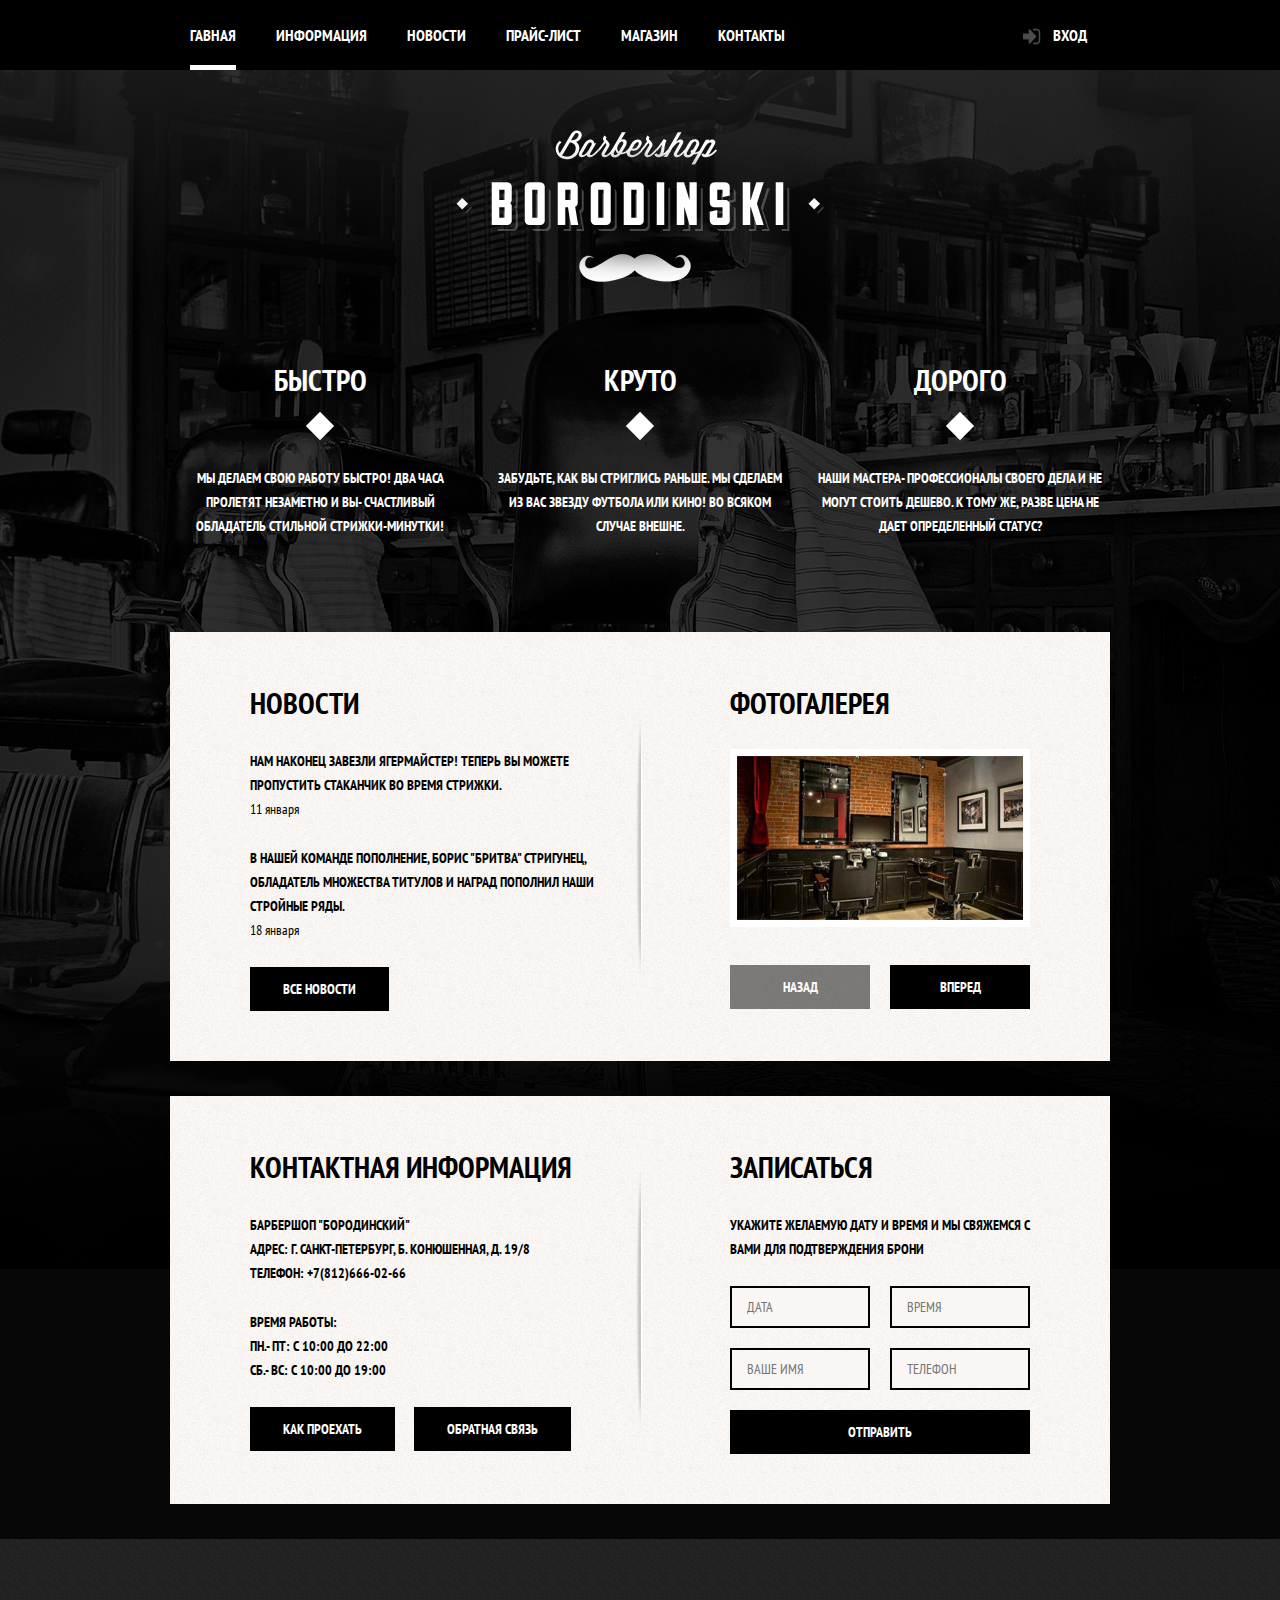
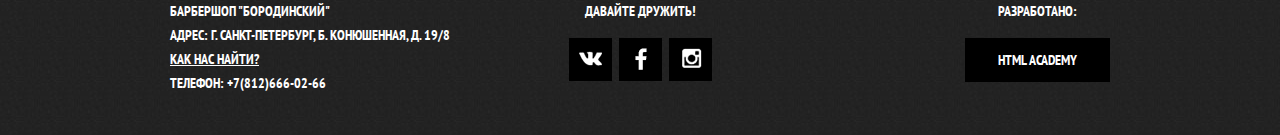
<file: index.html>
<!DOCTYPE html>
<html lang="ru">
    <head>
        <meta charset="utf-8">
        <title>Барбершоп "Бородинский"</title>
        <link rel="stylesheet" href="css/normalize.css">
        <link rel="stylesheet" href="https://fonts.googleapis.com/css?family=PT+Sans+Narrow:400,700&amp;subset=latin,cyrillic">
        <link rel="stylesheet" href="css/style.css">
    </head>
    <body class="main">
    <header class="main-header">
    <div class="container clearfix">
    <nav class="main-navigation">
    <ul>
    <li class="active">
    <span>ГАВНАЯ</span>
    </li>
    <li>
    <a href="#">ИНФОРМАЦИЯ</a>
    </li>
    <li>
    <a href="#">НОВОСТИ</a>
    </li>
    <li>
    <a href="price.html">ПРАЙС-ЛИСТ</a>
    </li>
    <li>
    <a href="shop.html">МАГАЗИН</a>
    </li>
    <li>
    <a href="#">КОНТАКТЫ</a>
    </li>
    </ul>
     </nav>
   <div class="user-block">
   <a class="login" href="#">ВХОД</a>
   </div>
   </div>
   </header>
   <main class="container">
   <div class="index-logo">
       <img src="img/index-logo.png" width="368" height="204" alt="Барбершоп Бородинский">
       </div>
       <section class="features clearfix">
<div class="features-item">
           <b class="features-name">БЫСТРО</b>
           <p>Мы делаем свою работу быстро! Два часа пролетят незаметно и вы- счастливый обладатель стильной стрижки-минутки!</p>
           </div>
<div class="features-item">
           <b class="features-name">КРУТО</b>
           <p>Забудьте, как вы стриглись раньше. Мы сделаем из вас звезду футбола или кино! Во всяком случае внешне. </p>
        </div>
<div class="features-item">
           <b class="features-name">ДОРОГО</b>
           <p>Наши мастера- профессионалы своего дела и не могут стоить дешево. К тому же, разве цена не дает определенный статус?</p>
        </div>
       </section>
<div class="index-content clearfix">
    <div class="index-content-left">
        <h2 class="index-content-title">Новости</h2>
        <ul class="news-preview">
        <li>
            <p>Нам наконец завезли Ягермайстер! Теперь вы можете пропустить стаканчик во время стрижки.</p>
            <time datetime="2016-01-11">11 января</time>
            </li>
            <li>
            <p>В нашей команде пополнение, Борис "Бритва" Стригунец, обладатель множества титулов и наград пополнил наши стройные ряды.</p>
            <time datetime="2016-01-18">18 января</time>
            </li>
        </ul>
        <a class="btn" href="#">Все новости</a>
    </div>
    <div class="index-content-right">
        <h2 class="index-content-title">Фотогалерея</h2>
        <div class="gallery">
        <figure class="gallery-content">
            <img src="img/photo-1.jpg" width="286" height="164" alt="">
            </figure>
            <button class="btn gallery-prev disabled">Назад</button>
            <button class="btn gallery-next">Вперед</button>
        </div>
    </div>
       </div>
<div class="index-content clearfix">
    <div class="index-content-left">
        <h2 class="index-content-title">Контактная информация</h2>
        <p>Барбершоп "Бородинский"<br>
            Адрес: г. Санкт-Петербург, Б. Конюшенная, д. 19/8<br>
            Телефон: +7(812)666-02-66
        </p>
        <p>Время работы:<br>
            пн.- пт: с 10:00 до 22:00<br>
            сб.- вс: с 10:00 до 19:00
        </p>
        <a class="btn js-open-map" href="#">Как проехать</a>
        <a class="btn" href="#">Обратная связь</a>
    </div>
    <div class="index-content-right">
        <h2 class="index-content-title">Записаться</h2>
        <p>Укажите желаемую дату и время и мы свяжемся с вами для подтверждения брони</p>
        <form class="appointment-form" action="https://echo.htmlacademy.ru" method="post">
        <input type="text" name="date" value="" placeholder="Дата">
        <input type="text" name="time" value="" placeholder="Время"> 
        <input type="text" name="name" value="" placeholder="Ваше имя">
        <input type="tel" name="phone" value="" placeholder="Телефон">
            <button class="btn" type="submit">Отправить</button>
        </form> 
    </div>
</div>
 </main>
        <footer class="main-footer">
            <div class="container clearfix">
                <section class="footer-contacts">
                    Барбершоп "Бородинский"<br>
            Адрес: г. Санкт-Петербург, Б. Конюшенная, д. 19/8<br>
                    <a href="#">Как нас найти?</a><br>
            Телефон: +7(812)666-02-66
                </section>
                <section class="footer-social">
                    <p>Давайте дружить!</p>
                    <a class="social-btn social-btn-vk" href="#">ВКонтакте</a>
                    <a class="social-btn social-btn-fb" href="#">Фейсбук</a>
                    <a class="social-btn social-btn-inst" href="#">Инстаграмм</a>
                
                </section>
                <section class="footer-copyright">
                <p>Разработано:</p>
                    <a class="btn" href="https://htmlacademy.ru">HTML Academy</a>
                </section>
            
            </div>
        </footer>
        <div class="modal-content">
            <button class="modal-content-close" type="button" title="закрыть">Закрыть</button>
            <h2 class="modal-content-title">Личный кабинет</h2>
            <p>Введите пожалуйста свой логин и пароль</p>
            <form class="login-form" action="https://echo.htmlacademy.ru" method="post">
            <input class="icon-user" type="text" name="login" placeholder="Логин">
                <input class="icon-password" type="password" name="password" placeholder="Пароль">
                <label class="login-checkbox">
                    <input type="checkbox" name="remember">
                    <span class="checkbox-indicator"></span>
                    Запомните меня
                </label>
                <a class="restore" href="#">Я забыл пароль!</a>
                <button class="btn" type="submit">Войти</button>
            </form>
        </div>
        <div class="modal-content-map">
            <button class="modal-content-close" type="button" title="Закрыть">Закрыть</button>
            <iframe src="https://www.google.com/maps/embed?pb=!1m16!1m12!1m3!1d1998.6068850692152!2d30.320580415747305!3d59.93866508187617!2m3!1f0!2f0!3f0!3m2!1i1024!2i768!4f13.1!2m1!1z0LMuINCh0LDQvdC60YIt0J_QtdGC0LXRgNCx0YPRgNCzLCDQkS4g0JrQvtC90Y7RiNC10L3QvdCw0Y8sINC0LiAxOS84!5e0!3m2!1sru!2sru!4v1496558692127" width="766" height="561" frameborder="0" style="border:0" allowfullscreen></iframe>
            <div id="yandex-map"></div>
        </div>
        <div class="modal-overlay"></div>
        <script src="js/popup.js"> 
        </script>
        
   </body>
   </html>
</file>
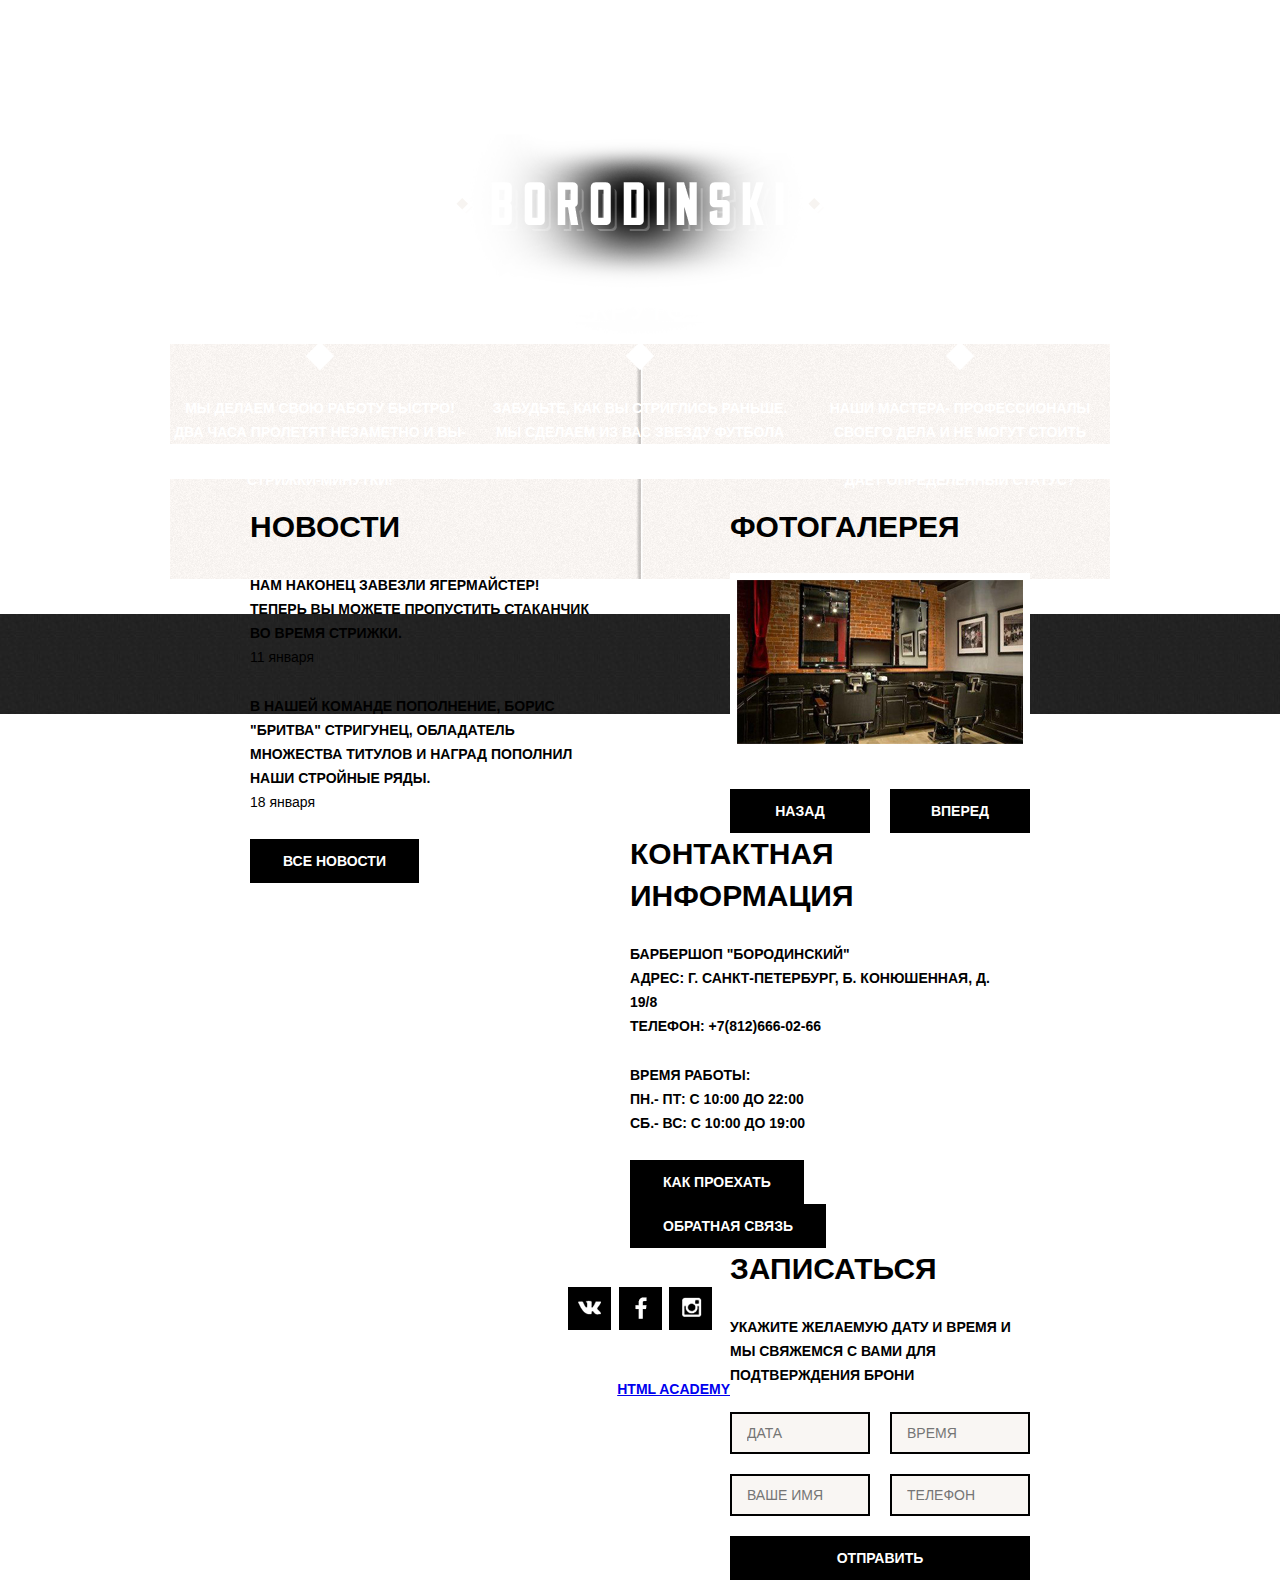
<file: barbershop.html>
<!DOCTYPE html>
<html lang="ru">
    <head>
        <meta charset="utf-8">
        <title>Барбершоп "Бородинский"</title>
        <link rel="stylesheet" href="css/style.css">
    </head>
    <body>
    <header class="main-header">
    <div class="container">
    <nav class="main-navigation">
    <ul>
    <li>
    <a href="#">Информация</a>
    </li>
    <li>
    <a href="#">Новости</a>
    </li>
    <li>
    <a href="#">Прайс-лист</a>
    </li>
    <li>
    <a href="#">Магазин</a>
    </li>
    <li>
    <a href="#">Контакты</a>
    </li>
    </ul>
     </nav>
   <div class="user-block">
   <a class="login" href="#">Вход</a>
   </div>
   </div>
   </header>
   <main class="container">
   <div class="index-logo">
       <img src="img/index-logo.png" width="368" height="204" alt="Барбершоп Бородинский">
       </div>
       <section class="features">
<div class="features-item">
           <b class="features-name">Быстро</b>
           <p>Мы делаем свою работу быстро! Два часа пролетят незаметно и вы- счастливый обладатель стильной стрижки-минутки!</p>
           </div>
<div class="features-item">
           <b class="features-name">Круто</b>
           <p>Забудьте, как вы стриглись раньше. Мы сделаем из вас звезду футбола или кино! Во всяком случае внешне. </p>
        </div>
<div class="features-item">
           <b class="features-name">Дорого</b>
           <p>Наши мастера- профессионалы своего дела и не могут стоить дешево. К тому же, разве цена не дает определенный статус?</p>
        </div>
       </section>
<div class="index-content">
    <div class="index-content-left">
        <h2 class="index-content-title">Новости</h2>
        <ul class="news-preview">
        <li>
            <p>Нам наконец завезли Ягермайстер! Теперь вы можете пропустить стаканчик во время стрижки.</p>
            <time datetime="2016-01-11">11 января</time>
            </li>
            <li>
            <p>В нашей команде пополнение, Борис "Бритва" Стригунец, обладатель множества титулов и наград пополнил наши стройные ряды.</p>
            <time datetime="2016-01-18">18 января</time>
            </li>
        </ul>
        <a class="btn" href="#">Все новости</a>
    </div>
    <div class="index-content-right">
        <h2 class="index-content-title">Фотогалерея</h2>
        <div class="gallery">
        <figure class="gallery-content">
            <img src="img/photo-1.jpg" width="286" height="164" alt="">
            </figure>
            <button class="btn gallery-prev">Назад</button>
            <button class="btn gallery-next">Вперед</button>
        </div>
    </div>
       </div>
<div class="index-content">
    <div class="index-content-left">
        <h2 class="index-content-title">Контактная информация</h2>
        <p>Барбершоп "Бородинский"<br>
            Адрес: г. Санкт-Петербург, Б. Конюшенная, д. 19/8<br>
            Телефон: +7(812)666-02-66
        </p>
        <p>Время работы:<br>
            пн.- пт: с 10:00 до 22:00<br>
            сб.- вс: с 10:00 до 19:00
        </p>
        <a class="btn" href="#">Как проехать</a>
        <a class="btn" href="#">Обратная связь</a>
    </div>
    <div class="index-content-right">
        <h2 class="index-content-title">Записаться</h2>
        <p>Укажите желаемую дату и время и мы свяжемся с вами для подтверждения брони</p>
        <form class="appointment-form" action="https://echo.htmlacademy.ru" method="post">
        <input type="text" name="date" value=""placeholder="Дата">
        <input type="text" name="time" value=""placeholder="Время"> 
        <input type="text" name="name" value=""placeholder="Ваше имя">
        <input type="tel" name="phone" value=""placeholder="Телефон">
            <button class="btn" type="submit">Отправить</button>
        </form> 
    </div>
</div>
 </main>
        <footer class="main-footer">
            <div class="container">
                <section class="footer-contacts">
                    Барбершоп "Бородинский"<br>
            Адрес: г. Санкт-Петербург, Б. Конюшенная, д. 19/8<br>
                    <a href="#">Как нас найти?</a><br>
            Телефон: +7(812)666-02-66
                </section>
                <section class="footer-social">
                    <p>Давайте дружить!</p>
                    <a class="social-btn social-btn-vk" href="#">ВКонтакте</a>
                    <a class="social-btn social-btn-fb" href="#">Фейсбук</a>
                    <a class="social-btn social-btn-inst" href="#">Инстаграмм</a>
                
                </section>
                <section class="footer-copyright">
                <p>Разработано:</p>
                    <a class+"btn" href="https://htmlacademy.ru">HTML Academy</a>
                </section>
            
            </div>
        </footer>
   </body>
   </html>
</file>
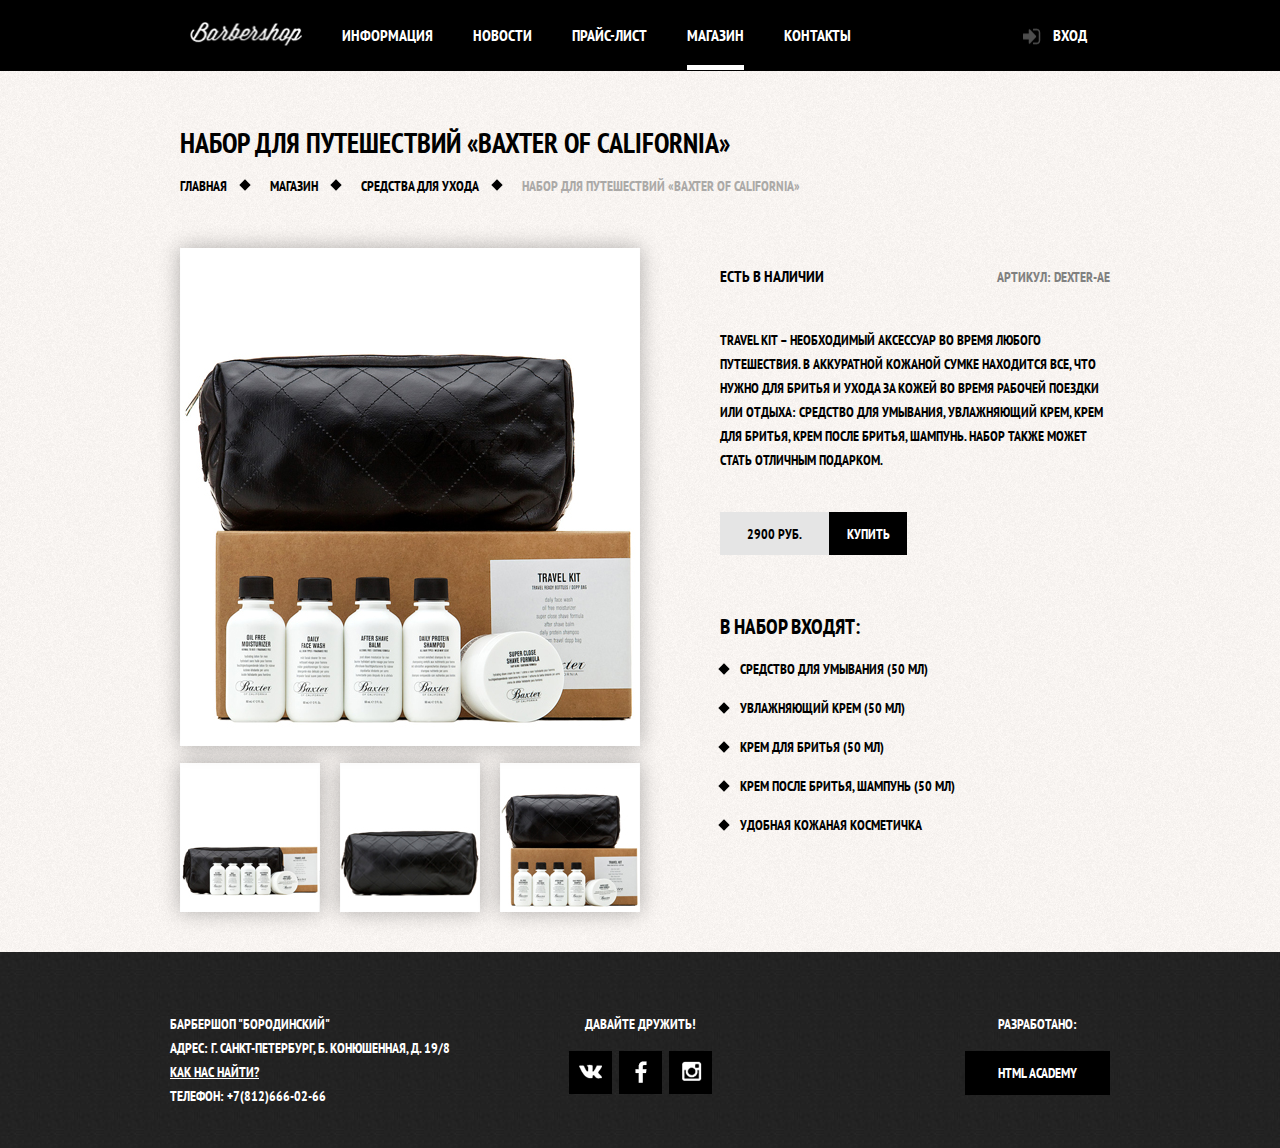
<file: item.html>
<!DOCTYPE html>
<html lang="ru">
    <head>
        <meta charset="utf-8">
        <title>Набор для путешествий</title>
        <link rel="stylesheet" href="css/normalize.css">
        <link rel="stylesheet" href="https://fonts.googleapis.com/css?family=PT+Sans+Narrow:400,700&amp;subset=latin,cyrillic">
        <link rel="stylesheet" href="css/style.css">
    </head>
    <body class="inner-page">
    <header class="main-header">
    <div class="container clearfix">
    <nav class="main-navigation">
        <a class="inner-logo" href="index.html"><img src="img/logo.png" width="112" height="24" alt=""></a>
    <ul>
    <li>
    <a href="#">Информация</a>
    </li>
    <li>
    <a href="#">Новости</a>
    </li>
    <li>
    <a href="price.html">Прайс-лист</a>
    </li>
    <li class="active">
    <a href="shop.html">Магазин</a>
    </li>
    <li>
    <a href="#">Контакты</a>
    </li>
    </ul>
     </nav>
   <div class="user-block">
   <a class="login" href="#">Вход</a>
   </div>
   </div>
   </header>

        
   <main class="container clearfix">
       <div class="container header clearfix">
           <h1>Набор для путешествий «Baxter of California»</h1>
<ul class="breadcrumbs">
    <li><a class="crumbs" href="index.html">Главная</a></li>
    <li><a class="crumbs" href="shop.html">Магазин</a></li>
    <li><a class="crumbs" href="#">Средства для ухода</a></li>
    <li class="current">Набор для путешествий «Baxter of California»</li>
       </ul>
        </div>
       
       <div class="item-content clearfix">
           
           <div class="item-content-right"><span class="article" >Артикул: dexter-ae</span>
               <h3>Есть в наличии</h3>
               
           
           
       <div class="description">Travel Kit – необходимый аксессуар во время любого путешествия. В аккуратной кожаной сумке находится все, что нужно для бритья и ухода за кожей во время рабочей поездки или отдыха: средство для умывания, увлажняющий крем, крем для бритья, крем после бритья, шампунь. Набор также может стать отличным подарком.</div>
             <div class="buy">
                 <ul>
           <li class="price">2900 руб.</li>
                 <li><a class="btn" href="#">купить</a></li>
                 </ul>
       </div>
      
           <div>
           <h2>В набор входят:</h2>
           <ul class="custom-list-1">
       <li>Средство для умывания (50 мл)</li>
<li>Увлажняющий крем (50 мл)</li>
<li>Крем для бритья (50 мл)</li>
<li>Крем после бритья, шампунь (50 мл)</li>
<li>Удобная кожаная косметичка</li>
               </ul>
     </div>
</div>
        <div class="item-content-left">
            
            <img class="main-pict" src="img/kit-1.jpg" width="460" height="498" alt="">
            
            <ul class="mini-pict">
            <li class="mini"><img src="img/kit-2.jpg" width="140" height="150" alt="">
                </li>
            <li class="mini"><img src="img/kit-3.jpg" width="140" height="150" alt="">
                </li>
            <li class="mini"><img src="img/kit-4.jpg" width="140" height="150" alt="">
                </li></ul>
        </div>
       </div>
 </main>     
        <footer class="main-footer clearfix">
            <div class="container clearfix">
                <section class="footer-contacts">
                    Барбершоп "Бородинский"<br>
            Адрес: г. Санкт-Петербург, Б. Конюшенная, д. 19/8<br>
                    <a href="#">Как нас найти?</a><br>
            Телефон: +7(812)666-02-66
                </section>
                <section class="footer-social">
                    <p>Давайте дружить!</p>
                    <a class="social-btn social-btn-vk" href="#">ВКонтакте</a>
                    <a class="social-btn social-btn-fb" href="#">Фейсбук</a>
                    <a class="social-btn social-btn-inst" href="#">Инстаграмм</a>
                
                </section>
                <section class="footer-copyright">
                <p>Разработано:</p>
                    <a class="btn" href="https://htmlacademy.ru">HTML Academy</a>
                </section>
            
            </div>
        </footer>
        <div class="modal-content">
            <button class="modal-content-close" type="button" title="закрыть">Закрыть</button>
            <h2 class="modal-content-title">Личный кабинет</h2>
            <p>Введите пожалуйста свой логин и пароль</p>
            <form class="login-form" action="https://echo.htmlacademy.ru" method="post">
            <input class="icon-user" type="text" name="login" placeholder="Логин">
                <input class="icon-password" type="password" name="password" placeholder="Пароль">
                <label class="login-checkbox">
                    <input type="checkbox" name="remember">
                    <span class="checkbox-indicator"></span>
                    Запомните меня
                </label>
                <a class="restore" href="#">Я забыл пароль!</a>
                <button class="btn" type="submit">Войти</button>
            </form>
        </div>
        <script src="js/popup.js"> 
        </script>
   </body>
   </html>
</file>
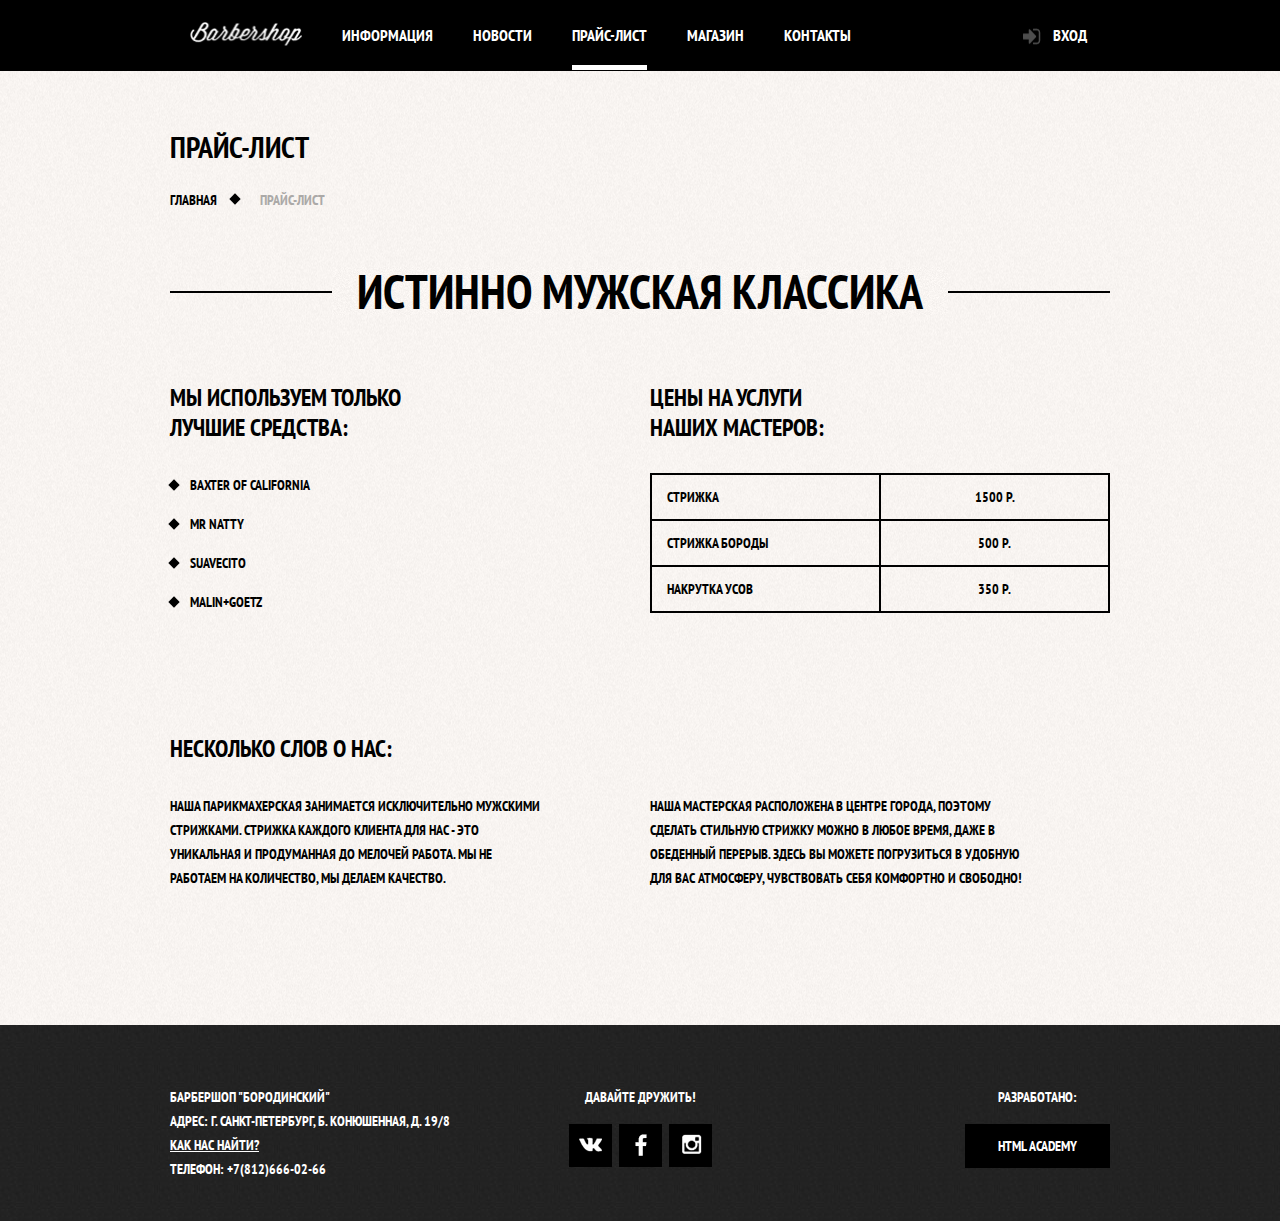
<file: price.html>
<!DOCTYPE html>
<html lang="ru">
    <head>
        <meta charset="utf-8">
        <title>Прайс-лист</title>
        <link rel="stylesheet" href="css/normalize.css">
        <link rel="stylesheet" href="https://fonts.googleapis.com/css?family=PT+Sans+Narrow:400,700&amp;subset=latin,cyrillic">
        <link rel="stylesheet" href="css/style.css">
    </head>
    <body class="inner-page">
    <header class="main-header">
    <div class="container clearfix">
    <nav class="main-navigation clearfix">
        <a class="inner-logo" href="index.html"><img src="img/logo.png" width="112" height="24" alt=""></a>
    <ul>  
    <li>
    <a href="#">Информация</a>
    </li>
    <li>
    <a href="#">Новости</a>
    </li>
    <li class="active">
    <span>Прайс-лист</span>
    </li>
    <li>
    <a href="shop.html">Магазин</a>
    </li>
    <li>
    <a href="#">Контакты</a>
    </li>
    </ul>
     </nav>
   <div class="user-block">
   <a class="login" href="#">Вход</a>
   </div>
   </div>
   </header>
            
   <main class="container clearfix">
       <div class="inner-page-title">
           <h1>прайс-лист</h1>
<ul class="breadcrumbs">
    <li><a href="index.html">Главная</a></li>
    <li class="current">прайс-лист</li>
       </ul>
       </div>
       <div class="inner-content">
       <div class="big-heading">
       <h2>ИСТИННО МУЖСКАЯ КЛАССИКА</h2>
       </div>
       
       <div class="inner-columns clearfix">
           
       <div class="inner-column-left">
       <h2>МЫ ИСПОЛЬЗУЕМ ТОЛЬКО<br>ЛУЧШИЕ СРЕДСТВА:</h2>
           <ul class="custom-list-1">
           <li>Baxter of California</li>
           <li>Mr Natty</li>
           <li>Suavecito</li>
           <li>Malin+Goetz</li></ul>
       </div>
       
       <div class="inner-column-right">
           <h2>ЦЕНЫ НА УСЛУГИ<br>НАШИХ МАСТЕРОВ:</h2>
       <table class="prices-table">
           <tr>
           <td>СТРИЖКА</td>
               <td>1500 Р.</td>
           </tr>
           <tr>
           <td>СТРИЖКА БОРОДЫ</td>
               <td>500 Р.</td>
           </tr>
           <tr>
           <td>НАКРУТКА УСОВ</td>
               <td>350 Р.</td>
           </tr>
           </table>
       </div>
           </div>
            <div class="inner-columns clearfix">
       <h2>НЕСКОЛЬКО СЛОВ О НАС:</h2>
           
           <div class="inner-column-left">
           <p class="short-text">Наша парикмахерская занимается исключительно мужскими стрижками. Стрижка каждого клиента для нас - это уникальная и продуманная до мелочей работа. Мы не работаем на количество, мы делаем качество.
           </p></div>
           <div class="inner-column-right">
           <p class="short-text">Наша мастерская расположена в центре города, поэтому сделать стильную стрижку можно в любое время, даже в обеденный перерыв. Здесь вы можете погрузиться в удобную для вас атмосферу, чувствовать себя комфортно и свободно!</p>
           </div>
           </div>
           </div>
 </main>
        
        <footer class="main-footer">
            <div class="container clearfix">
                <section class="footer-contacts">
                    Барбершоп "Бородинский"<br>
            Адрес: г. Санкт-Петербург, Б. Конюшенная, д. 19/8<br>
                    <a href="#">Как нас найти?</a><br>
            Телефон: +7(812)666-02-66
                </section>
                <section class="footer-social">
                    <p>Давайте дружить!</p>
                    <a class="social-btn social-btn-vk" href="#">ВКонтакте</a>
                    <a class="social-btn social-btn-fb" href="#">Фейсбук</a>
                    <a class="social-btn social-btn-inst" href="#">Инстаграмм</a>
                
                </section>
                <section class="footer-copyright">
                <p>Разработано:</p>
                    <a class="btn" href="https://htmlacademy.ru">HTML Academy</a>
                </section>
            
            </div>
        </footer>
        <div class="modal-content">
            <button class="modal-content-close" type="button" title="закрыть">Закрыть</button>
            <h2 class="modal-content-title">Личный кабинет</h2>
            <p>Введите пожалуйста свой логин и пароль</p>
            <form class="login-form" action="https://echo.htmlacademy.ru" method="post">
            <input class="icon-user" type="text" name="login" placeholder="Логин">
                <input class="icon-password" type="password" name="password" placeholder="Пароль">
                <label class="login-checkbox">
                    <input type="checkbox" name="remember">
                    <span class="checkbox-indicator"></span>
                    Запомните меня
                </label>
                <a class="restore" href="#">Я забыл пароль!</a>
                <button class="btn" type="submit">Войти</button>
            </form>
        </div>
        <script src="js/popup.js"> 
        </script>
   </body>
   </html>
</file>
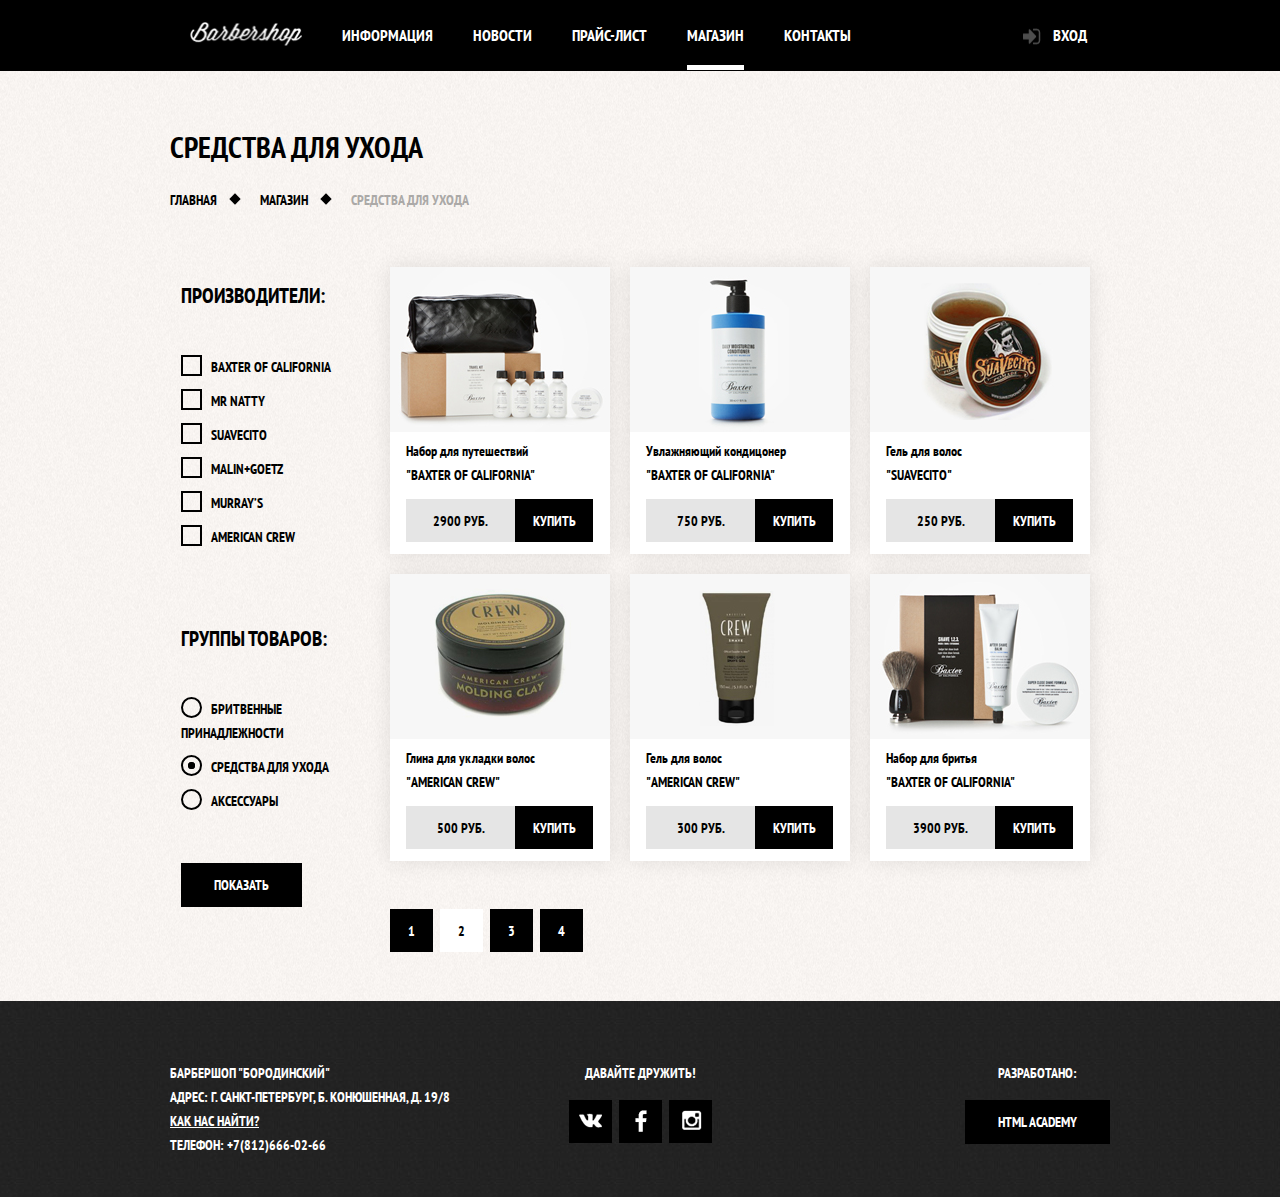
<file: shop.html>
<!DOCTYPE html>
<html lang="ru">
    <head>
        <meta charset="utf-8">
        <title>Магазин</title>
        <link rel="stylesheet" href="css/normalize.css">
        <link rel="stylesheet" href="https://fonts.googleapis.com/css?family=PT+Sans+Narrow:400,700&amp;subset=latin,cyrillic">
        <link rel="stylesheet" href="css/style.css">
    </head>
    <body class="inner-page">
    <header class="main-header">
    <div class="container clearfix">
    <nav class="main-navigation">  
        <a class="inner-logo" href="index.html"><img src="img/logo.png" width="112" height="24" alt=""></a>
    <ul>
    <li>
    <a href="#">Информация</a>
    </li>
    <li>
    <a href="#">Новости</a>
    </li>
    <li>
    <a href="price.html">Прайс-лист</a>
    </li>
    <li class="active">
    <span>Магазин</span>
    </li>
    <li>
    <a href="#">Контакты</a>
    </li>
    </ul>
     </nav>
   <div class="user-block">
   <a class="login" href="#">Вход</a>
   </div>
   </div>
   </header>
        
   <main class="container clearfix">
       <div class="inner-page-title">
           <h1 class="header">Средства для ухода</h1>
<ul class="breadcrumbs">
    <li><a href="index.html">Главная</a></li>
    <li><a class="shop.html"> Магазин</a></li>
    <li class="current">Средства для ухода</li>
       </ul>
       </div>
       
     <div class="shop-content">
         
       <form class="shop-content-left">
           <fieldset><legend><h2 class="legend">Производители:</h2></legend>
               <ul>
           <li><label class="brands">
            <input type="checkbox"><span class="checkbox-indicator"></span>Baxter of California</label></li>
        <li> <label class="brands">
            <input type="checkbox"><span class="checkbox-indicator"></span>Mr Natty</label></li>  
         <li>  <label class="brands">
            <input type="checkbox"><span class="checkbox-indicator"></span>Suavecito</label></li>
          <li> <label class="brands">
            <input type="checkbox"><span class="checkbox-indicator"></span>Malin+Goetz</label></li>
          <li> <label class="brands">
            <input type="checkbox"><span class="checkbox-indicator"></span>Murray’s</label></li>
         <li>  <label class="brands">
            <input type="checkbox"><span class="checkbox-indicator"></span>American Crew</label></li>
                   </ul>
           </fieldset>
        
           <fieldset><legend><h2 class="legend">Группы товаров:</h2></legend>
               <ul>
           <li><label class="category">
            <input type="radio" name="groups" value="a">                    <span class="radio-indicator"></span>
Бритвенные принадлежности</label></li>
          <li> <label class="category">
            <input type="radio" name="groups" value="b" checked><span class="radio-indicator"></span>Средства для ухода</label></li>
          <li> <label class="category">
            <input type="radio" name="groups" value="c"><span class="radio-indicator"></span>Аксессуары</label></li>
               </ul>
           <button class="btn">Показать</button>
       </fieldset>
       </form>
       </div>

       <div class="shop-content-right-column">
       
           
       <div class="shop-content-right">
       <div class="product"><img src="img/set.jpg" width="220" height="165" alt="">
    <div class="title">
        <a href="item.html"> <span class="category">Набор для путешествий<br>
        <span class="upper">"Baxter of California"</span></span></a>
     </div>
    <div class="buy">
        <ul>
           <li class="price">2900 руб.</li>
           <li> <a class="btn" href="#">купить</a></li>
            </ul>
     </div> 
          </div>
           
           
           <div class="product"><img src="img/clay.jpg" width="220" height="165" alt="">
               <div class="title">
        <a href="#"><span class="category">Глина для укладки волос<br>
            <span class="upper">"American Crew"</span></span></a>
     </div>
           
    <div class="buy">
        <ul>
           <li class="price">500 руб.</li>
           <li><a class="btn" href="#">купить</a></li>
            </ul>
     </div> 
           </div>
           </div>
        
       <div class="shop-content-right">
       <div class="product"><img src="img/cond.jpg" width="220" height="165" alt="">
               <div class="title">
        <a href="#"><span class="category">Увлажняющий кондицонер<br>
            <span class="upper">"Baxter of California"</span></span></a>
     </div>
           
           <div class="buy">
        <ul>
            <li class="price">750 руб.</li>
           <li><a class="btn" href="#">купить</a></li>
               </ul>
     </div> 
           </div>
           
           
           <div class="product"><img src="img/gel-crew.jpg" width="220" height="165" alt="">
               <div class="title">
        <a href="#"><span class="category">Гель для волос<br>
            <span class="upper">"American Crew"</span></span></a>
     
           </div> 
    <div class="buy">
        <ul>
            <li class="price">300 руб.</li>
          <li> <a class="btn" href="#">купить</a></li>
        </ul>
     </div> 
           </div>
       </div>
           
       <div class="shop-content-right">
           <div class="shop-content-right">
           <div class="product"><img src="img/gel.jpg" width="220" height="165" alt="">
               <div class="title">
        <a href="#"><span class="category">Гель для волос<br>
            <span class="upper">"Suavecito"</span></span></a>
     </div>
           
    <div class="buy">
        <ul>
            <li class="price">250 руб.</li>
           <li><a class="btn" href="#">купить</a></li>
        </ul>
     </div> 
           </div>
           
           <div class="product"><img src="img/shave.jpg" width="220" height="165" alt="">
               <div class="title">
        <a href="#"><span class="category">Набор для бритья<br>
            <span class="upper">"Baxter of California"</span></span></a>
     </div>
    <div class="buy">
        <ul>
            <li class="price">3900 руб.</li>
           <li><a class="btn" href="#">купить</a></li>
        </ul>
     </div> 
               </div>
           </div>

       </div>
  
            <div class="pages-row">
       <ul>
           <li><a class="btn" href="#">1</a></li>
    <li class="active"><a class="btn" href="#">2</a></li>
    <li><a class="btn" href="#">3</a></li>
    <li><a class="btn" href="#">4</a></li>
    </ul>
        
           </div>
       </div>
       
 </main>
        
        
        
        <footer class="main-footer clearfix">
            <div class="container clearfix">
                <section class="footer-contacts">
                    Барбершоп "Бородинский"<br>
            Адрес: г. Санкт-Петербург, Б. Конюшенная, д. 19/8<br>
                    <a href="#">Как нас найти?</a><br>
            Телефон: +7(812)666-02-66
                </section>
                <section class="footer-social">
                    <p>Давайте дружить!</p>
                    <a class="social-btn social-btn-vk" href="#">ВКонтакте</a>
                    <a class="social-btn social-btn-fb" href="#">Фейсбук</a>
                    <a class="social-btn social-btn-inst" href="#">Инстаграмм</a>
                
                </section>
                <section class="footer-copyright">
                <p>Разработано:</p>
                    <a class="btn" href="https://htmlacademy.ru">HTML Academy</a>
                </section>
            
            </div>
        </footer>
         <div class="modal-content">
            <button class="modal-content-close" type="button" title="закрыть">Закрыть</button>
            <h2 class="modal-content-title">Личный кабинет</h2>
            <p>Введите пожалуйста свой логин и пароль</p>
            <form class="login-form" action="https://echo.htmlacademy.ru" method="post">
            <input class="icon-user" type="text" name="login" placeholder="Логин">
                <input class="icon-password" type="password" name="password" placeholder="Пароль">
                <label class="login-checkbox">
                    <input type="checkbox" name="remember">
                    <span class="checkbox-indicator"></span>
                    Запомните меня
                </label>
                <a class="restore" href="#">Я забыл пароль!</a>
                <button class="btn" type="submit">Войти</button>
            </form>
        </div>
        <script src="js/popup.js"> 
        </script>
   </body>
   </html>
</file>
<file: css/style.css>
html,
body {
    min-width: 960px;
    
    margin: 0;
    padding: 0;
    font-size: 14px;
    line-height: 24px;
    font-weight: 700;
    font-family: "PT Sans Narrow", "Arial", sans-serif;
    text-transform: uppercase;
    color: #ffffff;
    
}
img {
    width: 100%;
    height: auto;
}
.main {
    background: #000000 url("../img/body-bg.jpg") no-repeat center top;
}
.inner-page {
    background: #f8f5f2 url("../img/background-texture.jpg") 100%;
    color: #000000;
}

.clearfix::after {
    content: "";
    
    display: table;
    clear: both;
}

.container {
    width: 940px;
    margin: 0 auto;
    padding: 0 10px;
}

.main-header {
    color: #ffffff;
    margin-bottom: 60px;
    background: #000000;
}
.inner-page .main-header {
    margin-bottom: 55px;
}
.main-navigation .inner-logo {
    float: left;
    width: 112px;
    height: 24px;
    padding-top: 22px;
}
.main-navigation .inner-logo img {
    width: 112px;
    height: 24px;
}
.main-navigation .inner-logo:hover {
    background: none;
}
.main-navigation {
    float: left;
    width: 780px;
    min-height: 70px;
}
.main-navigation a {
    display: block;
    padding: 25px 20px;
    color: #ffffff;
    text-decoration: none;
}
.main-navigation a:hover {
    background: #242424;
}
.main-navigation .active {
    position: relative;
    background-color: none;
}
.main-navigation .active a:hover {
    background: none;
}
.main-navigation .active::after {
    content:"";
    position: absolute;
    right: 20px;
    bottom: 0;
    left: 20px;
    height: 5px;
    background-color: #ffffff;
}
.main-navigation .active span {
    display: block;
    padding: 25px 20px;
}
.main-navigation ul {
    margin: 0;
    padding: 0;
    list-style: none;
    font-size: 0;
}
.main-navigation li {
    display: inline-block;
    font-size: 16px;
    line-height: 20px;
    vertical-align: top;
}
.user-block {
    float: right;
    width: 107px;
    min-height: 70px;
}
.login {
    position: relative;
    display: inline-block;
    vertical-align: top;
    padding: 25px 20px;
    padding-left: 50px;
    font-size: 16px;
    line-height: 20px;
    color: #ffffff;
    text-decoration: none;
}
.login:hover {
    background: #242424;
}
.login::before {
    content: "";
    position: absolute;
    top: 28px;
    left: 20px;
      width: 18px;
    height: 18px;
    background: transparent url("../img/sprite.png") no-repeat;
    background-position: 0px 0px;
    opacity: 0.3;
}
.login:hover::before {
    opacity: 1;
}

/* ____________________INDEX___________________ */

.index-logo {
    height: 204px;
    width: 368px;
    margin: 0 auto;
    margin-bottom: 25px;
    margin-top: 60px;
}
.index-logo img {
    height: 204px;
    width: 368px;
}

.features {
    margin-bottom: 80px;
}
.features-name {
    position: relative;
    display: block;
    font-size: 30px;
    line-height: 42px;
    margin-bottom: 30px;
    padding-bottom: 35px;
}

features-item p{
    margin: 10px;
    margin-bottom: 0;
}

.features-name::after {
    position: absolute;
    bottom: 0;
    left: 50%;
    margin-left: -10px;
    content: "";
    display: block;
    width: 20px;
    height: 20px;
    background-color: #ffffff;
    transform: rotate(45deg);
}
.features-item {
    float: left;
    width: 300px;
    margin-right: 20px;
    min-height: 175px;
    text-align: center;
}
.features-item:last-child {
    margin-right: 0;
}
.index-content {
    margin-bottom: 35px;
    padding: 50px 80px;
    color: #000000;
    background: url("../img/index-content-shadow.png")no-repeat center, 
        #f8f5f2 url("../img/background-texture.jpg");
}
.index-content p{
    margin: 0;
    margin-bottom: 25px;
}
.news-preview {
    margin: 0;
    padding: 0;
    padding-right: 35px;
    list-style: none;
}
.news-preview li {
    margin-bottom: 25px;
}
.news-preview p {
    margin-bottom: 0;
}
.news-preview time {
    text-transform: none;
    font-weight: 400;
}
.index-content-title {
    margin: 0;
    margin-bottom: 25px;
    font-size: 30px;
    line-height: 42px;
}
.index-content-left {
    float: left;
    width: 380px;
}
.index-content-right {
    float: right;
    width: 300px;
}
.btn {
    display: inline-block;
    margin-right: 16px;
    padding: 10px 33px;
    font-size: 14px;
    line-height: 24px;
    font-weight: 700;
    font-family: "PT Sans Narrow", "Arial", sans-serif;
    text-transform: uppercase;
    text-decoration: none;
    text-align: center;
    vertical-align: top;
    color: #ffffff;
    background-color: #000000;
    border: none;
    outline: none;
    cursor: pointer;
}
.btn:hover,
.btn:active {
    background-color: #663d15;
}
.btn.disabled,
.btn:disabled {
    cursor: default;
    opacity: 0.5;
}
.btn.disabled:hover,
.btn:disabled:hover {
    background-color: #000000;
}
.gallery {
    position: relative;
    height: 260px;
}
.gallery-content {
    margin: 0;
    height: 164px;
    background-color: #cccccc;
    border: 7px solid #ffffff;
}
.gallery-content img {
    height: 164px;
    width: 286px;
}
.gallery .btn {
    position: absolute;
    bottom: 0;
    width: 140px;
    margin: 0px;
}
.gallery-prev {
    left: 0;
}
.gallery-next {
    right: 0;
}
.appointment-form input {
    float: left;
    width: 106px;
    padding: 7px 15px;
    margin-right: 20px;
    margin-bottom: 20px;
    font-size: 14px;
    line-height: 24px;
    font-family: "PT Sans Narrow", "Arial", sans-serif;
    text-transform: uppercase;
    color: #000000;
    background-color: #f9f6f3;
    border: 2px solid #000000;
    outline: none;
}
.appointment-form input:focus {
    border: 2px solid #663d15;
}
.appointment-form input:nth-child(2n) {
    margin-right: 0;
}
.appointment-form .btn {
    width: 100%;
    clear: both;
} 

/* ____________________INDEX___________________ */


/* ____________________ITEM___________________ */


.item-content {
    margin-top: 50px;
    margin-bottom: 40px;
    padding: 0px;
}
.item-content-left {
    padding: 0px;
    padding-left: 10px;
    margin: 0px;
    float: left;
    width: 470px;
   min-height: 330px; 
}
.item-content-left img {
    padding: 0px;
    margin: 0px;
}

.item-content-right {
    position: relative;
    padding: 0px;
    margin: 0px;
    float: right;
    width: 390px;
    min-height: 330px; 
    margin-left: 50px;
}

.item-content-right h3 {
    margin-bottom: 40px;
}
.item-content-right .buy {
    padding: 0px;
    margin-bottom: 60px;
}
.item-content-right .description {
    margin-bottom: 40px;
}
.article {
    position: absolute;
    top: 17px;
    right: 0px;
    color: gray;
}
.price-block {
    margin-bottom: 60px;
}

.mini-pict {
    padding: 0px;
    list-style: none;
}
.mini-pict li {
    display: inline-block;
    float: left;
    height: 149px;
    padding: 0px;
    margin: 10px;
    margin-bottom: 0px;
}
.mini-pict li:last-child {
    margin-right: 0px;
}
.mini-pict li:first-child {
    margin-left: 0px;
}
.main-pict {
    width: 460px;
    height: 498px;
}
.main-pict, .mini {
   box-shadow: 0px 0px 20px rgba(0, 0, 0, 0.3); 
}

.header {
        margin-top: 60px;
    }

.mini-pict {
    display: inline;
}
/* ____________________ITEM___________________ */


/* ____________________SHOP___________________ */

.shop-content {
    margin-top: 50px;
}

.shop-content-left {
    padding: 0px;
    padding-right: 30px;
     float: left;
    width: 185px;
   min-height: 330px;
}
.shop-content-right {
padding: 0px;
    float: left;
    width: 240px;
   min-height: 400px;
    
}

.shop-content-right-column {
    padding: 0px;
    margin: 0px;
    width: 720px;
    float: right;
}
.shop-content-right .product {
    padding: 0px;
    margin: 0px;
    background-color: white;
    min-width: 220px;
    height: 287px;
    margin-right: 20px;
    margin-bottom: 20px;
    box-shadow: 0px 0px 20px rgba(0, 0, 0, 0.1);
    
}
.product img {
    padding: 0px;
    margin: 0px;
}
div .title {
    padding: 0px;
    margin: 0px;
     height: 50px;
}

.title a {
      display: block;
    margin: 0px;
    text-decoration: none;
    color: black;
    padding: 0px;
    height: 50px;
}
.product .category {
    display: block;
    margin: 0px;
    min-width: 184px;
    padding: 16px;
    padding-top: 0px;
    padding-bottom: 0px;
   text-transform:none;
}
span .upper {
    text-transform:uppercase;
}
 
.product a .btn{
    color: white;
}
.buy {
    margin: 0px;
    padding: 16px;
    padding-top: 10px;
    width: 188px;
    height: 43px;
}
.buy ul {
    padding: 0px;
     margin: 0px;
    list-style: none;
    float: left;
}
.buy li {
    display: inline-block;
    vertical-align: top;
    float: left;
}
.price {
    margin: 0px;
    padding: 0px;
    text-align: center;
    min-width: 109px;
     height: 33px;
    display: inline-block;
    padding-top: 10px;
    background-color: #e5e5e5;
}
.buy ul .btn {
    margin: 0px;
    padding: 0px;
    min-width: 78px;
    height: 33px;
    display: inline-block;
    padding-top: 10px;
}
.pages-row {
    float: left;
    margin: 0px;
    margin-top: 28px;
    padding: 0px;
    min-width: 193px;
    min-height: 43px;
    margin-bottom: 49px;
}
 .pages-row ul {
     padding-left: 0px;
     margin: 0px;
    list-style: none;
    float: left;
    
}
.pages-row li {
    display: inline-block;
    float: left;
    font-size: 14px;
    line-height: 20px;
    vertical-align: top;
    margin-left: 0px;
}
.pages-row a {
    display: block;
    float: left;
    padding: 0px;
     width: 43px;
     height: 43px;
    color: #ffffff;
     margin-right: 7px;
    text-align: center;
     
}
.pages-row .btn {
    width: 43px;
     height: 33px;
    padding-top: 10px;
    padding-bottom: 0px;
    text-align: center;
}

.pages-row .active .btn {
    background-color: white;
    color: black;
}

/*.shop-content-right-column .pages-row::after {
     content: "";
    margin: 0px;
    padding: 0px;
    position: absolute;
   bottom: -10px;
    left: 100px;
    width:1000px;
    height: 20px;
    background-color: transparent;
    box-shadow: 0 50px 50px rgba(0, 0, 0, 0.5);
}
*/

fieldset {
    border: none;
}
 .legend{
    padding-bottom: 10px;
}
fieldset ul {
    list-style: none;
    padding-left: 0px;
    margin-bottom: 40px;
}
fieldset ul li {
    display: inline-block; 
    padding-top: 0px;
    padding-bottom: 10px;
    
}
.brands input[type="checkbox"] {
    display: none;
}
.brands {
    position: relative;
    padding-left: 30px;
    cursor: pointer;
}
.brands:hover {
    color: #663d15;
}
.brands input[type="checkbox"] + .checkbox-indicator {
    position: absolute;
    top: -3px;
    left: 0;
    width: 17px;
    height: 17px;
    border: 2px solid #000000;
}
.brands input[type="checkbox"]:checked + .checkbox-indicator::before,
.brands input[type="checkbox"]:checked + .checkbox-indicator::after {
    content: "";
    position: absolute;
    top: 8px;
    left: 1px;
    width: 15px;
    height: 2px;
    background-color: #000000;
}
.brands input[type="checkbox"]:checked + .checkbox-indicator::before {
    transform: rotate(45deg);
}
.brands input[type="checkbox"]:checked + .checkbox-indicator::after {
    transform: rotate(-45deg);
}



li .category input[type="radio"] {
    display: none;
}
li .category {
    position: relative;
    padding-left: 30px;
    cursor: pointer;
}
li .category:hover {
    color: #663d15;
}
li .category input[type="radio"] + .radio-indicator {
    position: absolute;
    top: -3px;
    left: 0;
    width: 17px;
    height: 17px;
    border-radius: 50%;
    border: 2px solid #000000;
}
li .category input[type="radio"]:checked + .radio-indicator::before,
li .category input[type="radio"]:checked + .radio-indicator::after {
    content: "";
    position: absolute;
    top: 5px;
    left: 5px;
    width: 7px;
    height: 7px;
    border-radius: 50%;
    background-color: #000000;
}

/*___________SHOP___________________ */



/* ____________________PRICE-LIST___________________ */

.inner-page-title {
    margin-bottom: 55px;
}

.inner-page-title h1{
    margin: 0;
    margin-bottom: 20px;
    padding: 0;
    font-size: 30px;
    line-height: 42px;
}

.breadcrumbs {
    margin: 0;
    padding: 0;
    list-style: none;
}
.breadcrumbs li {
    position: relative;
   display: inline; 
    padding-right: 40px;
}
.breadcrumbs a {
    color: #000000;
    text-decoration: none;
}
.breadcrumbs .current {
    color: #aba9a7;
} 
.breadcrumbs a:hover {
    text-decoration: underline;
}
.breadcrumbs li::after {
  content: "";
    position: absolute;
    top: 4px;
    right: 18px;
    width: 8px;
    height: 8px;
    background-color: #000000;
    transform: rotate(45deg);
}
.breadcrumbs .current::after {
    display: none;
}

.inner-content {
    margin-bottom: 75px;
}
.inner-content h2 {
    margin-top: 60px;
    margin-bottom: 30px;
    font-size: 24px;
    line-height: 30px;
}
.inner-content p {
    margin: 14px 0;
}
.inner-content table {
border-collapse: collapse;
}
.inner-content td {
    padding: 10px 15px;
    border: 2px solid #000000;
}


.big-heading {
    margin-top: 55px;
    margin-bottom: 65px;
    text-align: center;
}

.big-heading::after {
    content: "";
    display: block;
    position: relative;
    top: -25px;
    border-bottom: 2px solid #000000;
    z-index: 1;
}

.big-heading h2 {
    position: relative;
    display: inline-block;
    margin: 0;
    padding: 0 25px;
    font-size: 48px;
    line-height: 48px;
    background: #f8f5f2 url("../img/background-texture.jpg") repeat;
    text-align: center;
    z-index: 2;
}
.custom-list-1 {
    margin: 14px 0;
    padding: 0;
    list-style: none;
}
.custom-list-1 li {
    position: relative;
    margin-bottom: 15px;
    padding-left: 20px;
}
.custom-list-1 li::before {
    content: "";
    position: absolute;
    top: 8px;
    left: 0;
    width: 8px;
    height: 8px;
    background-color: #000000;
    transform: rotate(45deg);
}

.prices-table {
    width: 100%;
}
.prices-table td {
    width: 50%;
}
.prices-table td:last-child {
    text-align: center;
}
.short-text {
    padding-right: 80px;
}
inner-columns {
    margin: 60px 0;
}
.inner-column-left {
    margin-bottom: 60px;
     float: left;
    width: 460px;
   min-height: 40px;
}

.inner-column-right {
   margin-bottom: 60px;
     float: right;
    width: 460px;
   min-height: 40px;
}
.inner-column-left *:first-child,
.inner-column-right *:first-child {
    margin-top: 0;
}
.inner-column-left *:last-child,
.inner-column-right *:last-child {
    margin-bottom: 0;
}
/* ____________________PRICE-LIST___________________ */





.main-footer {
    margin: 0;
    padding-top: 60px;
    padding-bottom: 40px;
   
    color: #ffffff;
    background: #252525 url("../img/footer-background-texture.jpg");
}

.footer-contacts a {
    color: #ffffff;
}
.footer-contacts a:hover {
    text-decoration: none;
}
.footer-contacts {
    float: left;
    width: 320px;
    margin-right: 60px;
}
.footer-social {
    float: left;
    width: 180px;
    min-height: 90px;
    text-align: center;
}
.footer-social p {
    margin: 0;
    margin-bottom: 15px;
    
} 
.social-btn {
    font-size: 0;
    vertical-align: top;
    text-decoration: none;
    display: inline-block;
    width: 43px;
    height: 43px;
    margin: 0 2px;
    background: #000000 url("../img/sprite.png") no-repeat center;
    transition: background-position 0.5s, background-color 0.5s;
} 
.social-btn:hover {
    background-color: #ffffff;
}

.social-btn-vk {
    background-position: -65px 13px;
}
.social-btn-fb {
    background-position: -25px 10px;
}
.social-btn-inst {
    background-position: -118px 10px;
}
.social-btn-vk:hover {
    background-position: -65px -23px;
}
.social-btn-fb:hover {
    background-position: -25px -30px;
}
.social-btn-inst:hover {
    background-position: -118px -28px;
}

.footer-copyright {
    float: right;
    max-width: 180px;
}
.footer-copyright p {
    margin: 0;
    margin-bottom: 15px;
    text-align: center;
} 
.footer-copyright .btn {
    margin-right: 0;
}
.footer-copyright .btn:hover {
    color: #000000;
    background-color: #ffffff;
}

/*Всплывающая форма*/

.modal-content {
    position: fixed;
    top: 120px;
    left: 50%;
    z-index: 20;
   display: none;
    width: 300px;
    margin-left: -230px;
padding: 50px 80px;
    color: #000000;
    background: #f8f3f0 url("../img/background-texture.jpg");
    box-shadow: 0 30px 50px rgba(0, 0, 0, 0.7);
}

.modal-content-map {
    position: fixed;
    top: 50%;
    left: 50%;
    display: none;
    z-index: 20;
    width: 766px;
    height: 561px;
    margin-top: -280px;
    margin-left: -390px;
    background: #e9e5dc url("../img/map.png");
    border: 7px solid white;
    box-shadow: 0 30px 50px rgba(0, 0, 0, 0.7);
}

.modal-overlay {
    position: fixed;
    top: 0;
    left: 0;
    display: none;
    z-index: 10;
    width: 100%;
    height: 100%;
    background: rgba(0, 0, 0, 0.5);
}
.modal-content-show {
    display: block;
    animation: bounce 0.6s;
}
.modal-content-close {
    position: absolute;
    top: 0;
    right: -34px;
    width: 22px;
    height: 22px;
    font-size: 0;
    background-color: transparent;
    border: 0;
    outline: 0;
    cursor: pointer;
}
.modal-content-close::before,
.modal-content-close::after {
    content: "";
    position: absolute;
    top: 10px;
    left: 2px;
    width: 19px;
    height: 3px;
    background-color: #d0d0d0;
    border-radius: 1px;
}
.modal-content-close::before {
    transform: rotate(45deg);
}
.modal-content-close::after {
    transform: rotate(-45deg);
}
.modal-content h2 {
    margin: 0;
    margin-bottom: 20px;
    font-size: 30px;
    line-height: 42px;
}
.modal-content p {
    margin: 0;
    margin-bottom: 14px;
}
.modal-content .login-form {
    margin-top: 30px;
    margin-bottom: 10px;
}
.login-form input[type="text"],
.login-form input[type="password"] {
    width: 236px;
    margin: 0;
    margin-bottom: 10px;
    padding: 10px 20px;
    padding-right: 40px;
    font-size: 14px;
    line-height: 24px;
    font-family: "PT Sans Narrow", "Arial", sans-serif;
    color: #000000;
    text-transform: uppercase;
    background-color: #f9f6f3;
    border: 2px solid #000000;
    outline: none;
}
.login-form input:focus {
    border-color: #663d15;  
}
.login-form input.icon-user {
    background-image: url("../img/sprite.png");
    background-repeat: no-repeat;
    background-position: 90px 12px;
}
.login-form input.icon-password {
    background-image: url("../img/sprite.png");
    background-repeat: no-repeat;
    background-position: 265px -30px;
}
.login-form .restore {
    float: right;
    color: #000000;
}
.login-form .btn {
    width: 100%;
    margin-top: 15px;
}
.login-checkbox input[type="checkbox"] {
    display: none;
}
.login-checkbox {
    position: relative;
    padding-left: 30px;
    cursor: pointer;
}
.login-checkbox:hover {
    color: #663d15;
}
.login-checkbox input[type="checkbox"] + .checkbox-indicator {
    position: absolute;
    top: -3px;
    left: 0;
    width: 17px;
    height: 17px;
    border: 2px solid #000000;
}
.login-checkbox input[type="checkbox"]:checked + .checkbox-indicator::before,
.login-checkbox input[type="checkbox"]:checked + .checkbox-indicator::after {
    content: "";
    position: absolute;
    top: 8px;
    left: 1px;
    width: 15px;
    height: 2px;
    background-color: #000000;
}
.login-checkbox input[type="checkbox"]:checked + .checkbox-indicator::before {
    transform: rotate(45deg);
}
.login-checkbox input[type="checkbox"]:checked + .checkbox-indicator::after {
    transform: rotate(-45deg);
}
@keyframes bounce {
    0% {transform: translateY(-2000px);}
    70% {transform: translateY(30px);}
    90% {transform: translateY(-10px);}
    100% {transform: translateY(0px);}
    
}
@keyframes shake {
    0%, 100% {transform: translateX(0);}
    10%, 30%, 50%, 70%, 90% {transform: translateX(-10px);}
    20%, 40%, 60%, 80% {transform: translateX(10px);}
}
.modal-error {
    animation: shake 0.6s;
}
</file>
